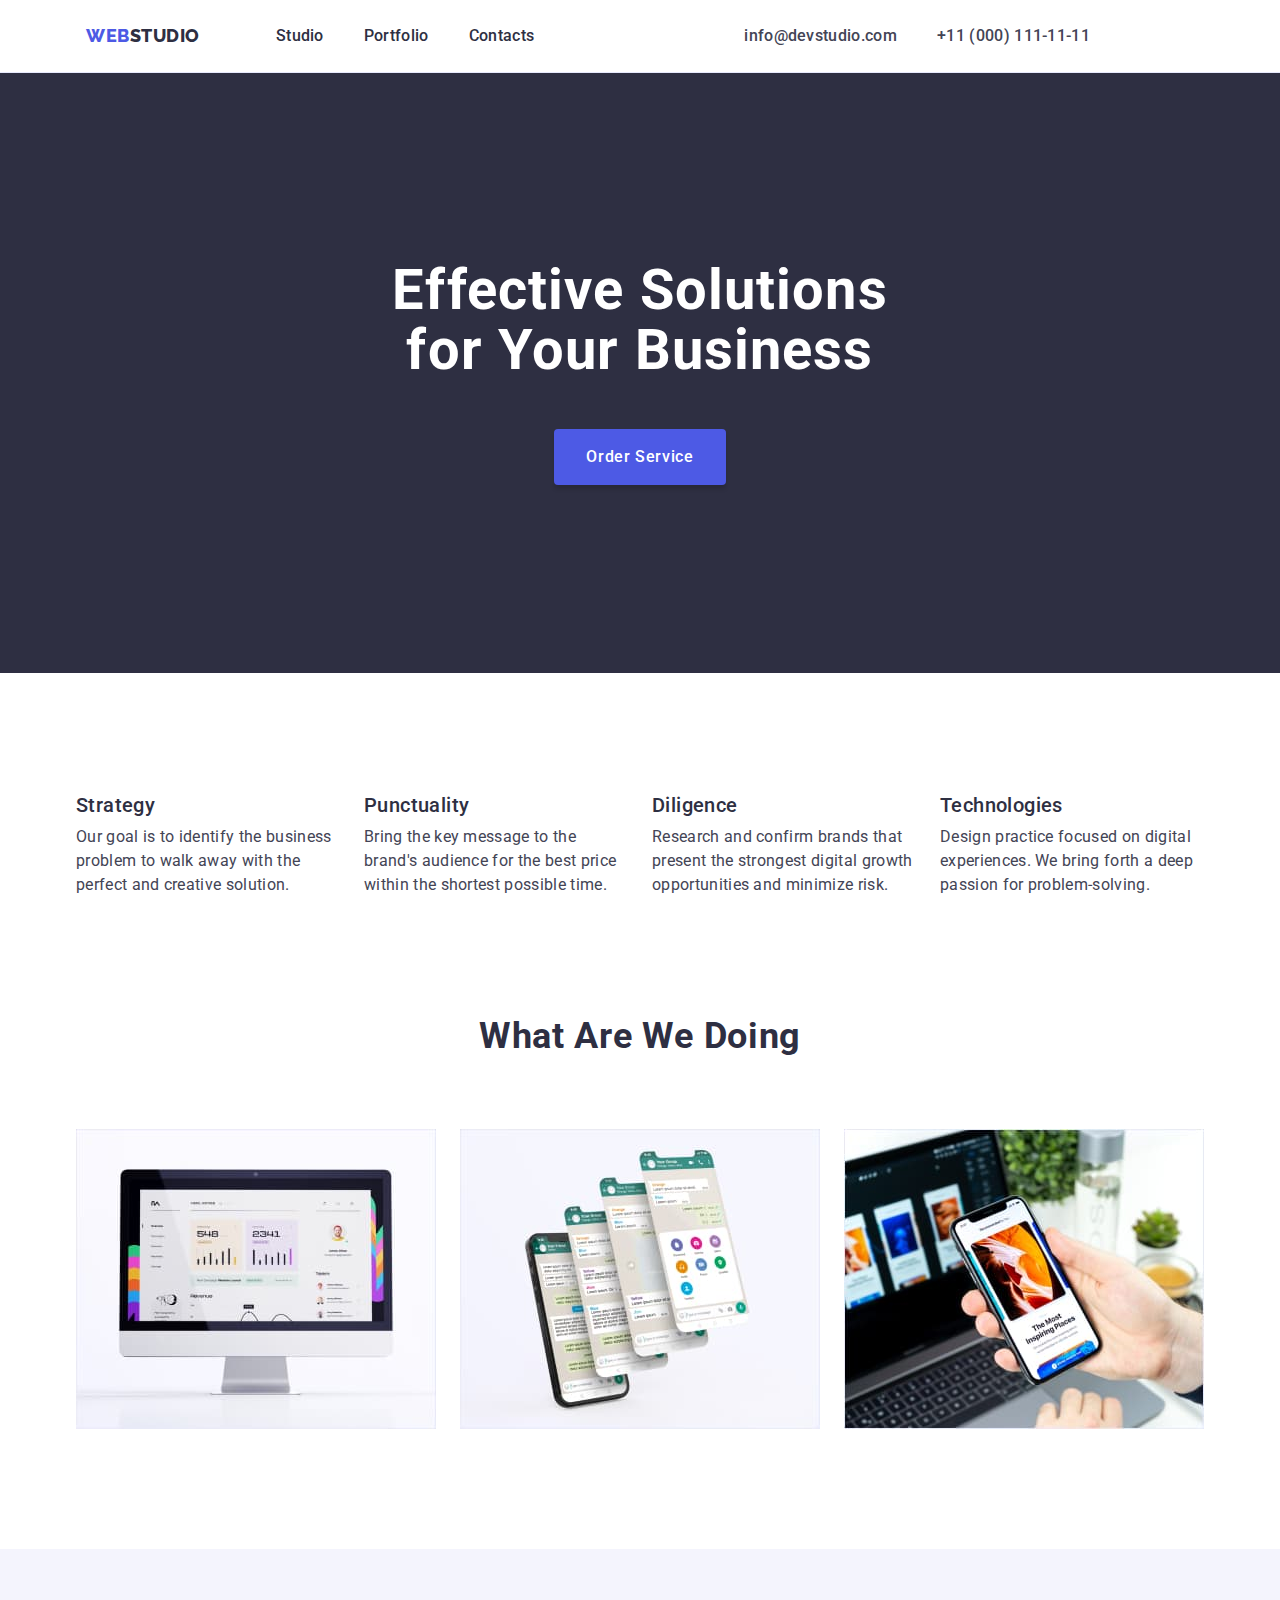
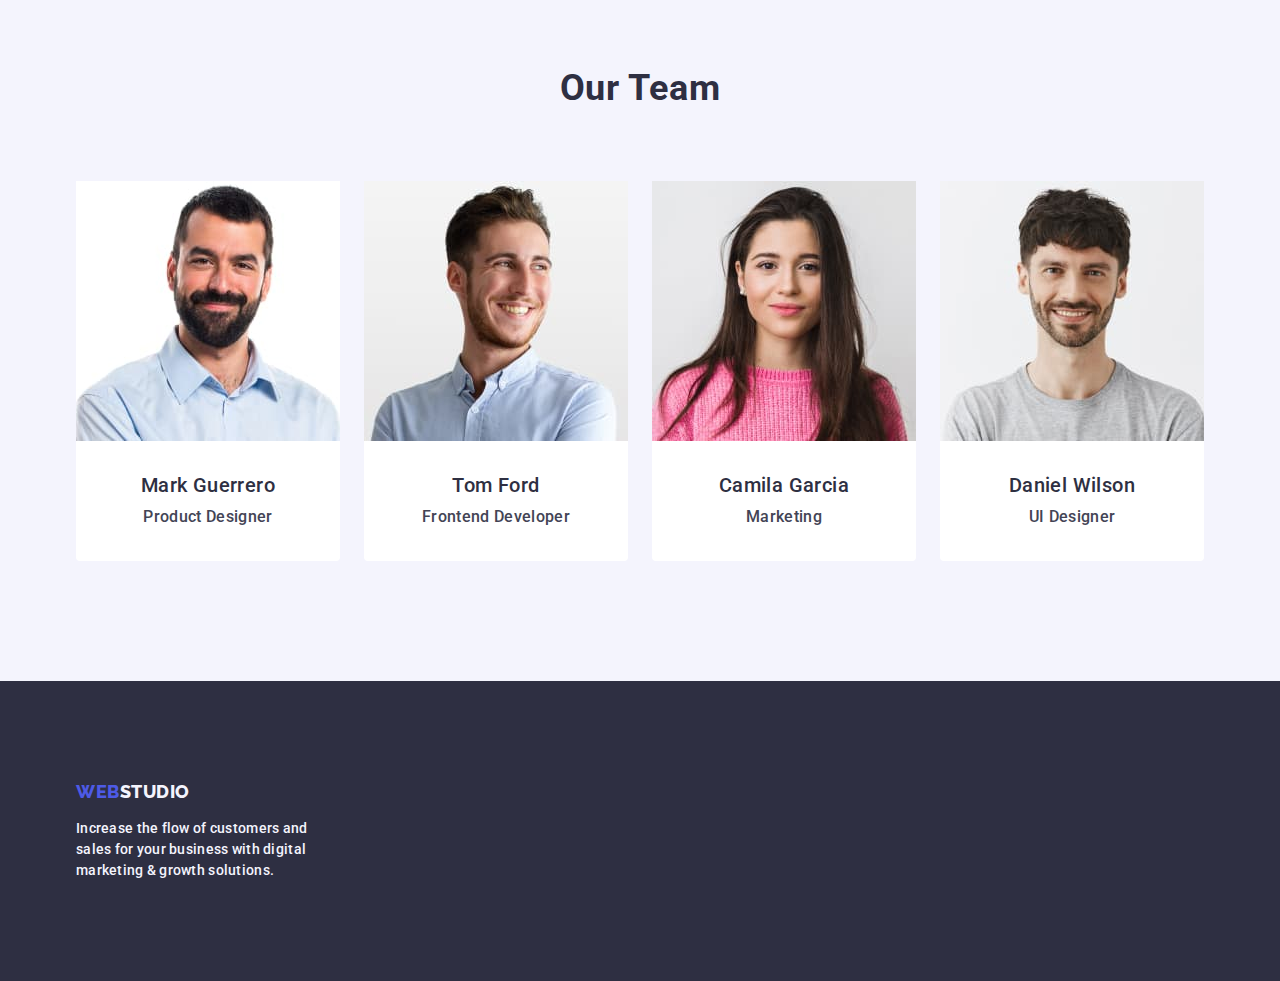
<file: index.html>
<!DOCTYPE html>
<html lang="en">
  <head>
    <meta charset="UTF-8" />
    <meta http-equiv="X-UA-Compatible" content="IE=edge" />
    <meta name="viewport" content="width=device-width, initial-scale=1.0" />
    <title>WebStudio</title>

    <link
      rel="stylesheet"
      href="https://cdn.jsdelivr.net/npm/modern-normalize@1.1.0/modern-normalize.min.css"
    />
    <link rel="preconnect" href="https://fonts.googleapis.com" />
    <link rel="preconnect" href="https://fonts.gstatic.com" crossorigin />
    <link
      href="https://fonts.googleapis.com/css2?family=Raleway:wght@800&family=Roboto:wght@400;500;700;900&display=swap"
      rel="stylesheet"
    />
    <link rel="stylesheet" href="./css/styles.css" />
  </head>

  <body>
    <!-- Header -->
    <header class="header">
      <div class="container">
        <!-- Navigation -->
        <nav class="page-nav">
          <!-- Logo -->
          <a href="./index.html" class="link logo"
            >Web<span class="logo_span">Studio</span></a
          >
          <ul class="nav-list list">
            <li class="nav-item">
              <a href="./index.html" class="nav_link link">Studio</a>
            </li>
            <li class="nav-item">
              <a href="./portfolio.html" class="nav_link link">Portfolio</a>
            </li>
            <li class="nav-item">
              <a href="" class="nav_link link">Contacts</a>
            </li>
          </ul>
        </nav>
        <address class="page-address">
          <ul class="address-list list">
            <li class="address_item">
              <a href="mailto:info@devstudio.com" class="address_link link"
                >info@devstudio.com</a
              >
            </li>
            <li class="address_item">
              <a href="tel:+110001111111" class="address_link link"
                >+11 (000) 111-11-11</a
              >
            </li>
          </ul>
        </address>
      </div>
    </header>
    <!-- Main -->
    <main>
      <!-- Section Hero -->
      <section class="hero">
        <div class="container">
          <h1 class="hero-header">Effective Solutions for Your Business</h1>
          <button type="button" class="hero-button">Order Service</button>
        </div>
      </section>
      <!-- Advantage Section -->
      <section class="advantages-section">
        <div class="container">
          <h2 class="visually-hidden">Hidden header</h2>
          <ul class="card-set list">
            <li class="card">
              <h3 class="card_title">Strategy</h3>
              <p class="card_subtitle">
                Our goal is to identify the business problem to walk away with
                the perfect and creative solution.
              </p>
            </li>
            <li class="card">
              <h3 class="card_title">Punctuality</h3>
              <p class="card_subtitle">
                Bring the key message to the brand's audience for the best price
                within the shortest possible time.
              </p>
            </li>
            <li class="card">
              <h3 class="card_title">Diligence</h3>
              <p class="card_subtitle">
                Research and confirm brands that present the strongest digital
                growth opportunities and minimize risk.
              </p>
            </li>
            <li class="card">
              <h3 class="card_title">Technologies</h3>
              <p class="card_subtitle">
                Design practice focused on digital experiences. We bring forth a
                deep passion for problem-solving.
              </p>
            </li>
          </ul>
        </div>
      </section>
      <!-- Doing Secction -->
      <section class="doing-section">
        <div class="container">
          <h2 class="section-header">What are we doing</h2>
          <ul class="card-set">
            <li class="card">
              <img
                src="./images/first_tech.jpg"
                alt="our first technology"
                width="360"
                height="300"
              />
            </li>
            <li class="card">
              <img
                src="./images/second_tech.jpg"
                alt="our second technology"
                width="360"
                height="300"
              />
            </li>
            <li class="card">
              <img
                src="./images/third_tech.jpg"
                alt="our third technology"
                width="360"
                height="300"
              />
            </li>
          </ul>
        </div>
      </section>
      <!-- Third Section -->
      <section class="team-section">
        <div class="container">
          <h2 class="section-header">Our Team</h2>
          <ul class="card-set">
            <li class="card">
              <img
                src="./images/product_designer.jpg"
                alt="Product Designer "
                width="264"
                height="260"
              />
              <div class="card-text">
                <h3 class="card_title">Mark Guerrero</h3>
                <p class="card_subtitle">Product Designer</p>
              </div>
            </li>
            <li class="card">
              <img
                src="./images/frontend_developer.jpg"
                alt="Frontend Developer"
                width="264"
                height="260"
              />
              <div class="card-text">
                <h3 class="card_title">Tom Ford</h3>
                <p class="card_subtitle">Frontend Developer</p>
              </div>
            </li>
            <li class="card">
              <img
                src="./images/marketing.jpg"
                alt="our Marketing "
                width="264"
                height="260"
              />
              <div class="card-text">
                <h3 class="card_title">Camila Garcia</h3>
                <p class="card_subtitle">Marketing</p>
              </div>
            </li>
            <li class="card">
              <img
                src="./images/ul_designer.jpg"
                alt="our UI Designer"
                width="264"
                height="260"
              />
              <div class="card-text">
                <h3 class="card_title">Daniel Wilson</h3>
                <p class="card_subtitle">UI Designer</p>
              </div>
            </li>
          </ul>
        </div>
      </section>
    </main>
    <!-- Footer -->
    <footer class="footer">
      <div class="container">
        <!-- Logo -->
        <a href="./index.html" class="logo link"
          >Web<span class="logo_span">Studio</span></a
        >
        <p class="footer-text">
          Increase the flow of customers and sales for your business with
          digital marketing &AMP; growth solutions.
        </p>
      </div>
    </footer>
  </body>
</html>
</file>
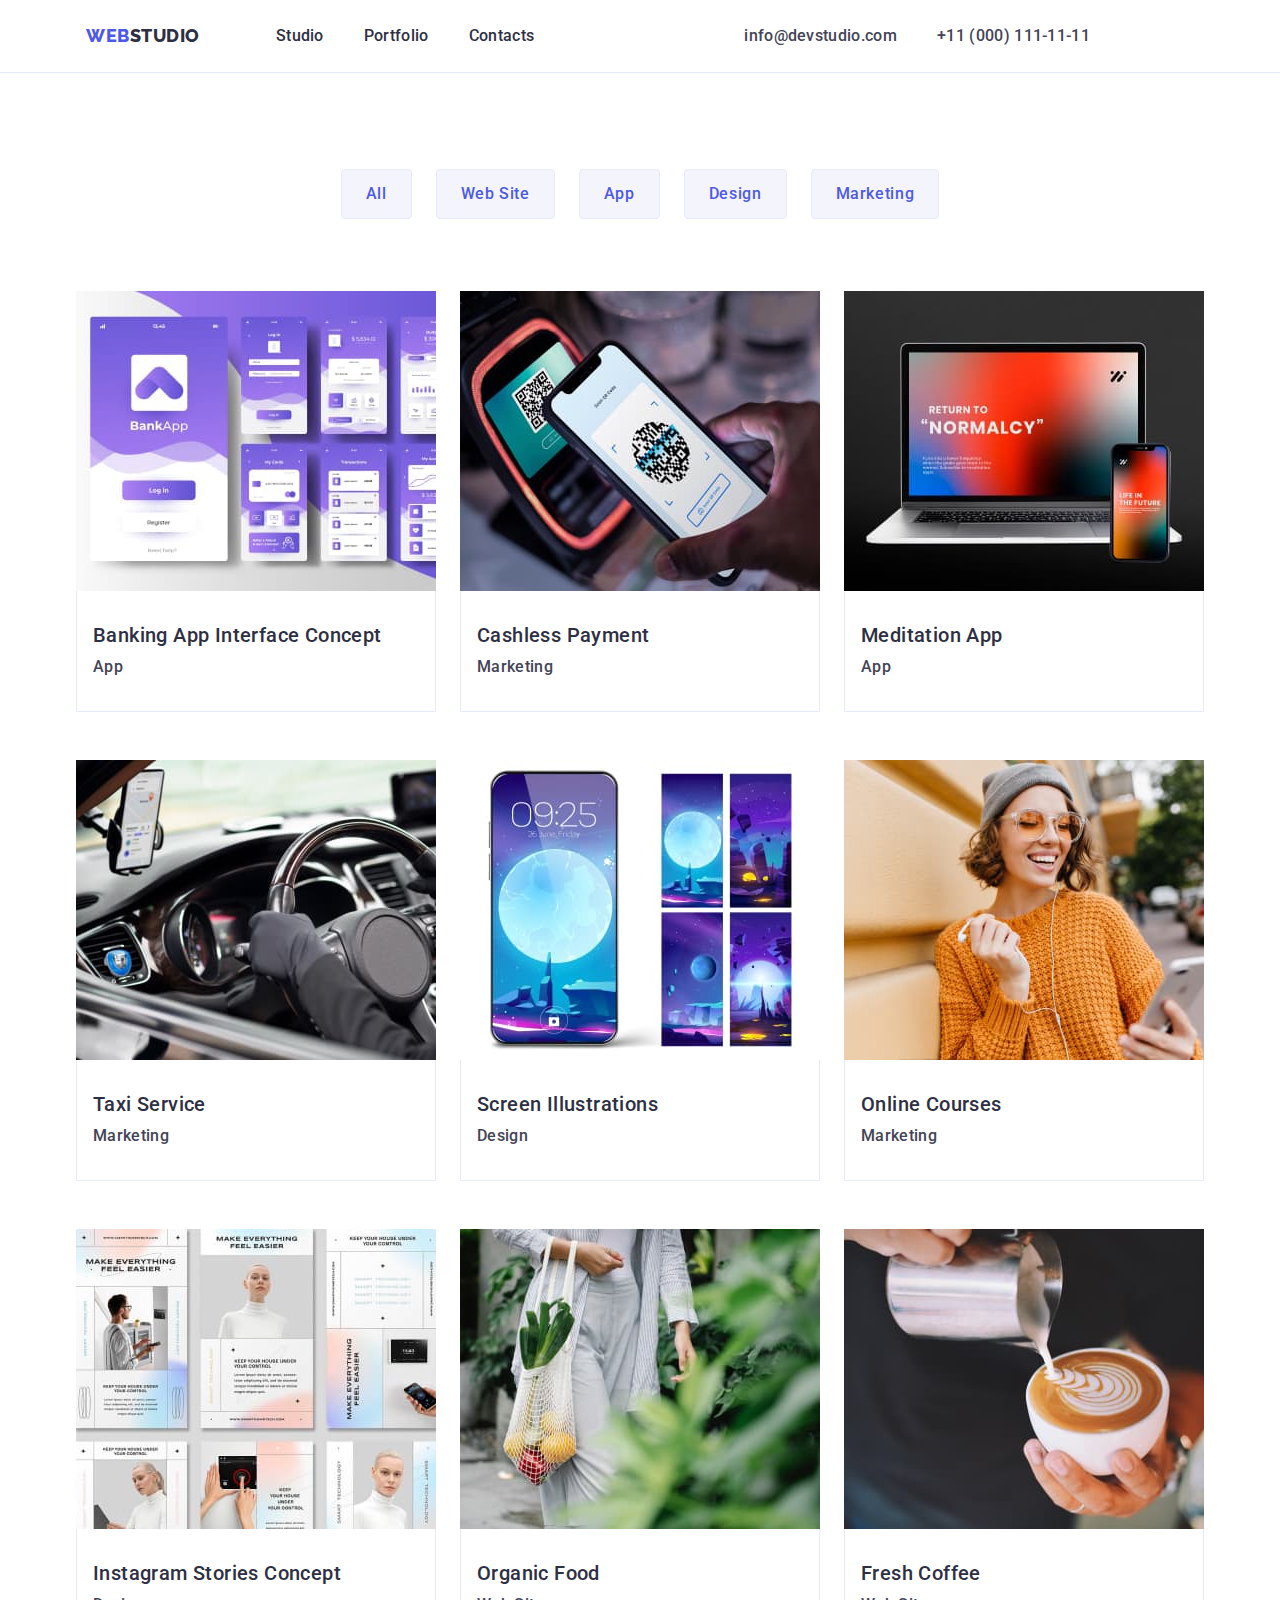
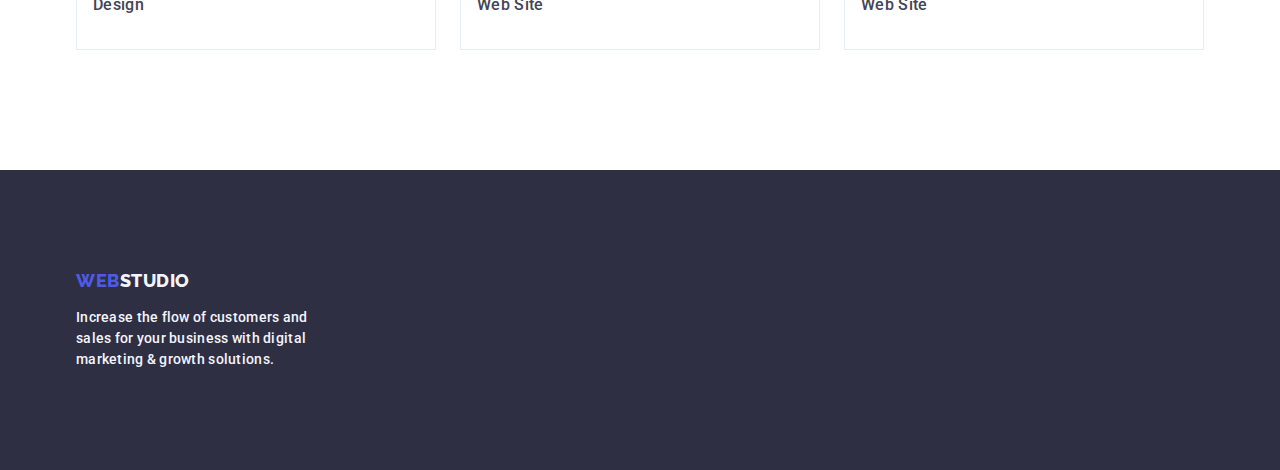
<file: portfolio.html>
<!DOCTYPE html>
<html lang="en">
  <head>
    <meta charset="UTF-8" />
    <meta http-equiv="X-UA-Compatible" content="IE=edge" />
    <meta name="viewport" content="width=device-width, initial-scale=1.0" />
    <title>Portfolio</title>
    <link
      rel="stylesheet"
      href="https://cdn.jsdelivr.net/npm/modern-normalize@1.1.0/modern-normalize.min.css"
    />
    <link rel="preconnect" href="https://fonts.googleapis.com" />
    <link rel="preconnect" href="https://fonts.gstatic.com" crossorigin />
    <link
      href="https://fonts.googleapis.com/css2?family=Raleway:wght@800&family=Roboto:wght@400;500;700;900&display=swap"
      rel="stylesheet"
    />
    <link rel="stylesheet" href="./css/styles.css" />
  </head>

  <body>
    <!-- Header -->
    <header class="header">
      <div class="container">
        <!-- Navigation -->
        <nav class="page-nav">
          <!-- Logo -->
          <a href="./index.html" class="link logo"
            >Web<span class="logo_span">Studio</span></a
          >
          <ul class="nav-list list">
            <li class="nav-item">
              <a href="./index.html" class="nav_link link">Studio</a>
            </li>
            <li class="nav-item">
              <a href="./portfolio.html" class="nav_link link">Portfolio</a>
            </li>
            <li class="nav-item">
              <a href="" class="nav_link link">Contacts</a>
            </li>
          </ul>
        </nav>
        <address class="page-address">
          <ul class="address-list list">
            <li class="address_item">
              <a href="mailto:info@devstudio.com" class="address_link link"
                >info@devstudio.com</a
              >
            </li>
            <li class="address_item">
              <a href="tel:+110001111111" class="address_link link"
                >+11 (000) 111-11-11</a
              >
            </li>
          </ul>
        </address>
      </div>
    </header>
    <!-- Main -->
    <main>
      <!-- Main Section -->
      <section class="portfolio-section">
        <div class="container">
          <h1 class="visually-hidden">Hidden header</h1>
          <ul class="filter-list">
            <li><button type="button" class="filter-button">All</button></li>
            <li>
              <button type="button" class="filter-button">Web Site</button>
            </li>

            <li><button type="button" class="filter-button">App</button></li>

            <li><button type="button" class="filter-button">Design</button></li>
            <li>
              <button type="button" class="filter-button">Marketing</button>
            </li>
          </ul>
          <ul class="card-set list">
            <li class="card">
              <a class="link">
                <img
                  src="./images/first_app.jpg"
                  alt="our project"
                  class="list_img"
                  width="360"
                  height="300"
                />
                <div class="card-text">
                  <h2 class="card_title">Banking App Interface Concept</h2>
                  <p class="card_subtitle">App</p>
                </div>
              </a>
            </li>
            <li class="card">
              <a class="link">
                <img
                  src="./images/first_marketing.jpg"
                  alt="our project"
                  class="list_img"
                  width="360"
                  height="300"
                />
                <div class="card-text">
                  <h2 class="card_title">Cashless Payment</h2>
                  <p class="card_subtitle">Marketing</p>
                </div>
              </a>
            </li>
            <li class="card">
              <a class="link">
                <img
                  src="./images/second_app.jpg"
                  alt="our project"
                  class="list_img"
                  width="360"
                  height="300"
                />
                <div class="card-text">
                  <h2 class="card_title">Meditation App</h2>
                  <p class="card_subtitle">App</p>
                </div>
              </a>
            </li>
            <li class="card">
              <a class="link">
                <img
                  src="./images/second_marketing.jpg"
                  alt="our project"
                  class="list_img"
                  width="360"
                  height="300"
                />
                <div class="card-text">
                  <h2 class="card_title">Taxi Service</h2>
                  <p class="card_subtitle">Marketing</p>
                </div>
              </a>
            </li>
            <li class="card">
              <a class="link">
                <img
                  src="./images/first_design.jpg"
                  alt="our project"
                  class="list_img"
                  width="360"
                  height="300"
                />
                <div class="card-text">
                  <h2 class="card_title">Screen Illustrations</h2>
                  <p class="card_subtitle">Design</p>
                </div>
              </a>
            </li>
            <li class="card">
              <a class="link">
                <img
                  src="./images/trird_marketing.jpg"
                  alt="our project"
                  class="list_img"
                  width="360"
                  height="300"
                />
                <div class="card-text">
                  <h2 class="card_title">Online Courses</h2>
                  <p class="card_subtitle">Marketing</p>
                </div>
              </a>
            </li>
            <li class="card">
              <a class="link">
                <img
                  src="./images/second_design.jpg"
                  alt="our project"
                  class="list_img"
                  width="360"
                  height="300"
                />
                <div class="card-text">
                  <h2 class="card_title">Instagram Stories Concept</h2>
                  <p class="card_subtitle">Design</p>
                </div>
              </a>
            </li>
            <li class="card">
              <a class="link">
                <img
                  src="./images/first_web-site.jpg"
                  alt="our project"
                  class="list_img"
                  width="360"
                  height="300"
                />
                <div class="card-text">
                  <h2 class="card_title">Organic Food</h2>
                  <p class="card_subtitle">Web Site</p>
                </div>
              </a>
            </li>
            <li class="card">
              <a class="link">
                <img
                  src="./images/second_website.jpg"
                  alt="our project"
                  class="list_img"
                  width="360"
                  height="300"
                />
                <div class="card-text">
                  <h2 class="card_title">Fresh Coffee</h2>
                  <p class="card_subtitle">Web Site</p>
                </div>
              </a>
            </li>
          </ul>
        </div>
      </section>
    </main>
    <footer class="footer">
      <div class="container">
        <!-- Logo -->
        <a href="./index.html" class="logo link"
          >Web<span class="logo_span">Studio</span></a
        >
        <p class="footer-text">
          Increase the flow of customers and sales for your business with
          digital marketing &AMP; growth solutions.
        </p>
      </div>
    </footer>
  </body>
</html>
</file>
<file: css/styles.css>
:root {
  --whitebackground: #ffffff;
  --herobackground: #2e2f42;
  --footerbackground: #2e2f42;
  --primarycolor: #2e2f42;
  --textcolor: #434455;
  --textfooter: #f4f4fd;
  --whitetext: #ffffff;

  --logofont: "Raleway", sans-serif;
  --primaryfont: "Roboto", sans-serif;
}
body {
  font-family: var(--primaryfont);
  font-size: 14px;
  font-weight: 500;
  letter-spacing: 2%;
  color: #434455;
  background-color: var(--whitebackground);
}

button {
  cursor: pointer;
  padding: 0;
  border: none;
}
h1,
h2,
h3,
h4,
h5,
h6,
p {
  margin: 0;
}
a {
  text-decoration: none;
}
ul,
li {
  list-style-type: none;
  margin: 0;
  padding: 0;
}

address {
  font-style: normal;
}
img {
  display: block;
}
.visually-hidden {
  position: absolute;
  width: 1px;
  height: 1px;
  margin: -1px;
  border: 0;
  padding: 0;
  white-space: nowrap;
  clip-path: inset(100%);
  clip: rect(0 0 0 0);
  overflow: hidden;
}
.link {
  text-decoration: none;
}
.list {
  list-style: none;
}
.container {
  width: 1158px;
  padding: 0 15px;
  margin: auto;
}
.page-nav .logo {
  margin-left: 10px;
  margin-right: 76px;
}
.logo {
  font-family: var(--logofont);
  font-weight: 800;
  font-size: 18px;
  letter-spacing: 3%;
  line-height: 1.17;
  letter-spacing: 0.03em;
  text-transform: uppercase;
  color: #4d5ae5;
}
.logo span {
  color: #2e2f42;
}

.header {
  border-bottom: 1px solid #e7e9fc;
}
.header .container {
  display: flex;
  height: 72px;
}
.page-nav {
  display: flex;
  align-items: center;
}
.nav-list {
  display: flex;
  margin: auto;
  gap: 40px;
  margin-right: auto;
}
.nav_item {
  margin-right: auto;
}
.nav_link {
  font-size: 16px;
  color: #2e2f42;
  letter-spacing: 0.02em;
  line-height: 1.5;
  padding: 24px 0;
}
.nav_link:hover,
.nav_link:active,
.nav_link:focus {
  color: #404bbf;
}

.page-address {
  display: flex;
}
.address-list {
  display: flex;
  align-items: center;
  gap: 40px;
  margin-right: 78px;
  margin-left: 210px;
}
.address_link {
  color: var(--textcolor);
  font-size: 16px;
  line-height: 1.5;
  letter-spacing: 0.02em;
}
.address_link:hover,
.address_link:active,
.address_link:focus {
  color: #404bbf;
}

.hero {
  height: 600px;
  background-color: var(--herobackground);
  padding: 188px 0;
}
.hero .container {
  text-align: center;
}
.hero-header {
  max-width: 496px;
  font-size: 56px;
  letter-spacing: 0.02em;
  color: #ffffff;
  line-height: 1.07;
  text-align: center;
  margin-bottom: 48px;
  margin-left: auto;
  margin-right: auto;
}
.hero-button {
  background-color: #4d5ae5;
  border-radius: 4px;
  box-shadow: 0px 4px 4px 0px rgba(0, 0, 0, 0.15);

  font-weight: 500;
  font-size: 16px;
  line-height: 1.5;
  letter-spacing: 0.04em;
  color: var(--whitetext);

  display: block;
  text-align: center;
  padding: 16px 32px;
  min-width: 169px;
  margin-left: auto;
  margin-right: auto;
}
.hero-button:hover,
.hero-button:active,
.hero-button:focus {
  background-color: #404bbf;
}
.advantages-section {
  padding: 120px 0;
}
.advantages-section .card-set {
  display: flex;
  flex-wrap: wrap;
  gap: 24px;
}

.advantages-section .card {
  width: calc((100% - 3 * 24px) / 4);
}
.advantages-section .card_subtitle {
  font-weight: 400;
}

.card_title {
  font-size: 20px;
  font-weight: 500;
  line-height: 1.2;
  letter-spacing: 0.02em;
  color: #2e2f42;
  margin-bottom: 8px;
}
.card_subtitle {
  font-size: 16px;
  line-height: 1.5;
  letter-spacing: 0.02em;
  color: var(--textcolor);
}
.section-header {
  font-size: 36px;

  line-height: 1.11;
  letter-spacing: 0.02em;
  text-transform: capitalize;
  color: #2e2f42;
  text-align: center;
  margin-bottom: 72px;
}
.doing-section {
  padding-bottom: 120px;
}

.doing-section .card-set {
  display: flex;
  flex-wrap: wrap;
  gap: 24px;
}
.doing-section .card {
  width: calc((100% - 2 * 24px) / 3);
}

.team-section {
  background-color: #f4f4fd;
  padding: 120px 0;
}
.team-section .card-set {
  display: flex;
  flex-wrap: wrap;
  gap: 24px;
}
.team-section .card {
  background-color: #ffffff;
  width: calc((100% - 3 * 24px) / 4);
  border-radius: 0 0 4px 4px;
  text-align: center;
  align-items: center;
}
.team-section .card-text {
  padding: 32px 16px;
}
.team-section .card_title {
  margin-bottom: 8px;
}
.footer {
  background-color: var(--footerbackground);
  padding: 100px 0px;
}
.footer .logo {
  display: inline-block;
  margin-bottom: 16px;
}
.footer span {
  color: #f4f4fd;
}
.footer-text {
  color: #f4f4fd;
  line-height: 1.5;
  letter-spacing: 0.02em;
  max-width: 264px;
}
.portfolio-section {
  padding: 96px 0 120px 0;
}
.filter-button {
  background-color: #f4f4fd;
  border-radius: 4px;
  border: 1px solid #e7e9fc;

  font-family: var(--primaryfont);
  font-weight: 500;
  font-size: 16px;
  line-height: 1.5;
  letter-spacing: 0.04em;
  color: #4d5ae5;
  text-align: center;
  padding: 12px 24px;
}
.filter-button:hover,
.filter-button:active,
.filter-button:focus {
  color: #ffffff;
  background: #404bbf;
  border: 1px solid transparent;
}
.filter-button:hover,
.filter-button:focus {
  border: 1px solid transparent;
}
.filter-list {
  display: flex;
  justify-content: center;
  gap: 24px;
  margin-bottom: 72px;
}
.portfolio-section .card-set {
  display: flex;
  flex-wrap: wrap;
  gap: 24px;
  row-gap: 48px;
}
.portfolio-section .card {
  width: calc((100% - 2 * 24px) / 3);
}
.portfolio-section .card-text {
  padding: 32px 16px;
  border: 1px solid #e7e9fc;
  border-top: none;
}
.portfolio-section .card_title {
  margin-bottom: 8px;
}
</file>
